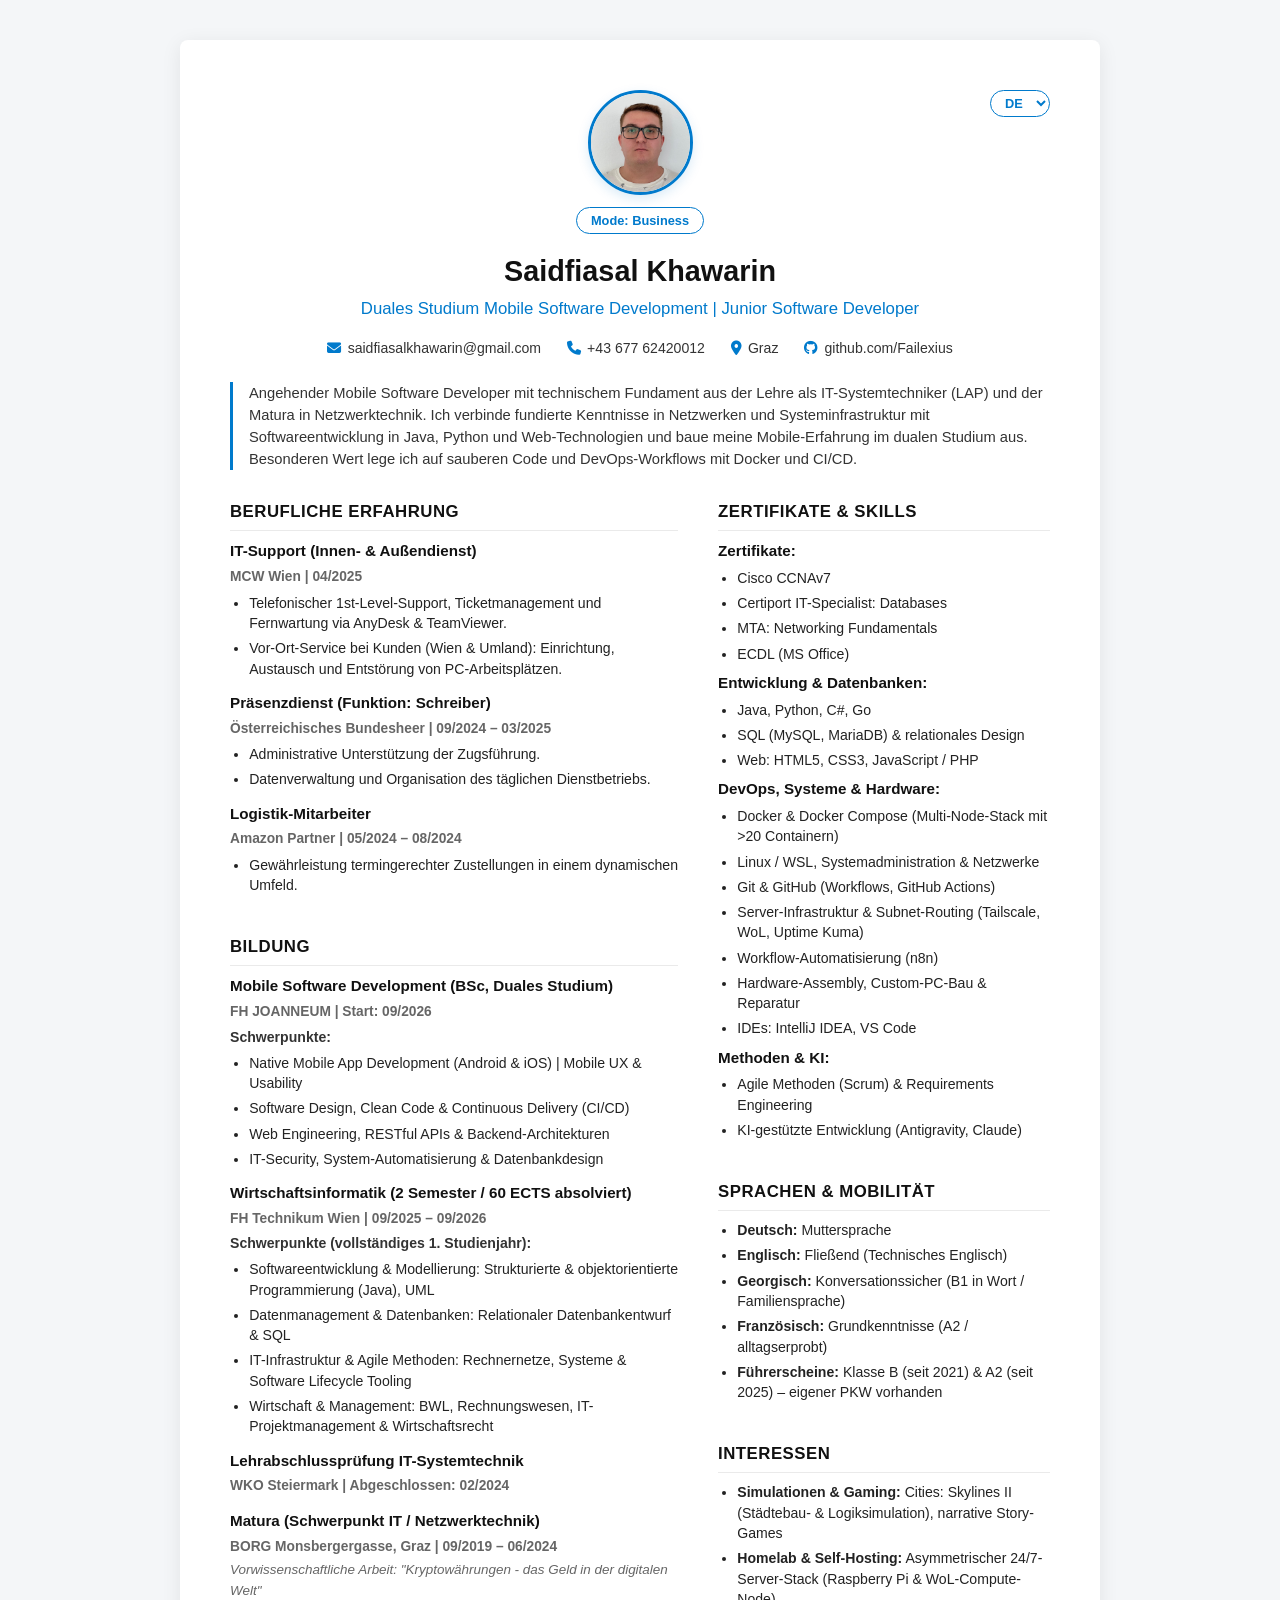
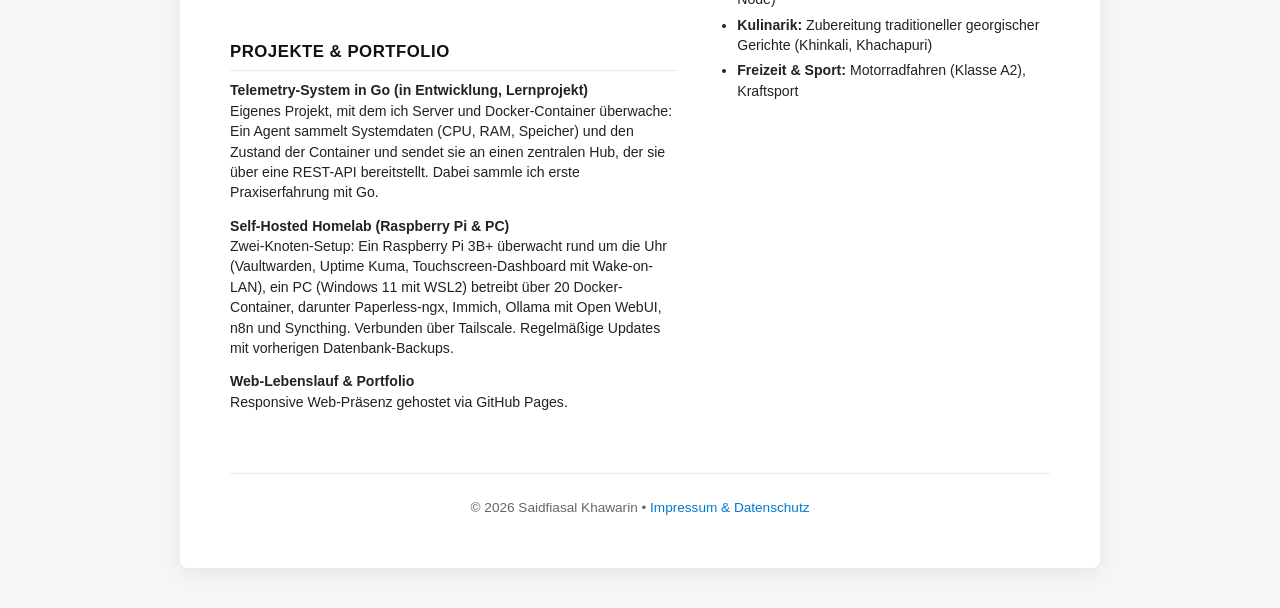
<file: index.html>
<!doctype html>
<html lang="de">

<head>
  <meta charset="UTF-8" />
  <meta name="viewport" content="width=device-width, initial-scale=1.0" />
  <title>Lebenslauf - Saidfiasal Khawarin</title>
  <!-- Google Fonts -->
  <link rel="preconnect" href="https://fonts.googleapis.com">
  <link rel="preconnect" href="https://fonts.gstatic.com" crossorigin>
  <link href="https://fonts.googleapis.com/css2?family=Plus+Jakarta+Sans:wght@300;400;500;600;700;800&display=swap"
    rel="stylesheet">
  <!-- Font Awesome Icons -->
  <link rel="stylesheet" href="https://cdnjs.cloudflare.com/ajax/libs/font-awesome/6.5.1/css/all.min.css" />
  <link rel="stylesheet" href="style.css" />
</head>

<body>
  <div class="cv-container main-container">
    <header class="profile-header">
      <select id="lang-select" class="no-print" aria-label="Sprache / Language">
        <option value="de">DE</option>
        <option value="en">EN</option>
      </select>

      <div class="profile-wrapper">
        <img id="profile-img" src="profilbild_business.jpg" alt="Profilbild Saidfiasal" class="profile-pic" />
        <button id="mode-toggle-btn" onclick="toggleProfileImage()">Mode: Business</button>
      </div>

      <h1>Saidfiasal Khawarin</h1>
      <div class="subtitle" data-i18n="header.subtitle">Duales Studium Mobile Software Development | Junior Software Developer</div>

      <ul class="contact-info contacts-list">
        <li class="contact-item">
          <i class="fa-solid fa-envelope"></i>
          <a href="mailto:saidfiasalkhawarin@gmail.com">saidfiasalkhawarin@gmail.com</a>
        </li>
        <li class="contact-item">
          <i class="fa-solid fa-phone"></i>
          <a href="tel:+4367762420012">+43 677 62420012</a>
        </li>
        <li class="contact-item">
          <i class="fa-solid fa-location-dot"></i> Graz
        </li>
        <li class="contact-item">
          <i class="fa-brands fa-github"></i>
          <a href="https://github.com/Failexius" target="_blank">github.com/Failexius</a>
        </li>
      </ul>

      <p class="profile-summary intro-text" data-i18n="header.summary">
        Angehender Mobile Software Developer mit technischem Fundament aus der Lehre als IT-Systemtechniker (LAP) und
        der Matura in Netzwerktechnik. Ich verbinde fundierte Kenntnisse in Netzwerken und Systeminfrastruktur mit
        Softwareentwicklung in Java, Python und Web-Technologien und baue meine Mobile-Erfahrung im dualen Studium aus.
        Besonderen Wert lege ich auf sauberen Code und DevOps-Workflows mit Docker und CI/CD. </p>
    </header>

    <div class="content-grid">
      <main class="main-column">
        <section>
          <h2 data-i18n="section.experience">Berufliche Erfahrung</h2>

          <article class="job-item">
            <h3 data-i18n="job.mcw.title">IT-Support (Innen- & Außendienst)</h3>
            <p class="meta-info" data-i18n="job.mcw.meta">MCW Wien | 04/2025</p>
            <ul>
              <li data-i18n="job.mcw.li1">Telefonischer 1st-Level-Support, Ticketmanagement und Fernwartung via AnyDesk & TeamViewer.</li>
              <li data-i18n="job.mcw.li2">Vor-Ort-Service bei Kunden (Wien & Umland): Einrichtung, Austausch und Entstörung von PC-Arbeitsplätzen.</li>
            </ul>
          </article>

          <article class="job-item">
            <h3 data-i18n="job.bundesheer.title">Präsenzdienst (Funktion: Schreiber)</h3>
            <p class="meta-info" data-i18n="job.bundesheer.meta">Österreichisches Bundesheer | 09/2024 – 03/2025</p>
            <ul>
              <li data-i18n="job.bundesheer.li1">Administrative Unterstützung der Zugsführung.</li>
              <li data-i18n="job.bundesheer.li2">
                Datenverwaltung und Organisation des täglichen Dienstbetriebs.
              </li>
            </ul>
          </article>

          <article class="job-item">
            <h3 data-i18n="job.amazon.title">Logistik-Mitarbeiter</h3>
            <p class="meta-info">Amazon Partner | 05/2024 – 08/2024</p>
            <ul>
              <li data-i18n="job.amazon.li1">
                Gewährleistung termingerechter Zustellungen in einem
                dynamischen Umfeld.
              </li>
            </ul>
          </article>
        </section>

        <section>
          <h2 data-i18n="section.education">Bildung</h2>
          <article class="edu-item">
            <h3 data-i18n="edu.fhj.title">Mobile Software Development (BSc, Duales Studium)</h3>
            <p class="meta-info">FH JOANNEUM | Start: 09/2026</p>
            <p class="section-subtitle" data-i18n="edu.fhj.subtitle">Schwerpunkte:</p>
            <ul>
              <li>Native Mobile App Development (Android & iOS) | Mobile UX & Usability</li>
              <li>Software Design, Clean Code & Continuous Delivery (CI/CD)</li>
              <li data-i18n="edu.fhj.li3">Web Engineering, RESTful APIs & Backend-Architekturen</li>
              <li data-i18n="edu.fhj.li4">IT-Security, System-Automatisierung & Datenbankdesign</li>
            </ul>
          </article>
          <article class="edu-item">
            <h3 data-i18n="edu.technikum.title">Wirtschaftsinformatik (2 Semester / 60 ECTS absolviert)</h3>
            <p class="meta-info">FH Technikum Wien | 09/2025 – 09/2026</p>
            <p class="section-subtitle" data-i18n="edu.technikum.subtitle">Schwerpunkte (vollständiges 1. Studienjahr):</p>
            <ul>
              <li data-i18n="edu.technikum.li1">Softwareentwicklung & Modellierung: Strukturierte & objektorientierte Programmierung (Java), UML</li>
              <li data-i18n="edu.technikum.li2">Datenmanagement & Datenbanken: Relationaler Datenbankentwurf & SQL</li>
              <li data-i18n="edu.technikum.li3">IT-Infrastruktur & Agile Methoden: Rechnernetze, Systeme & Software Lifecycle Tooling</li>
              <li data-i18n="edu.technikum.li4">Wirtschaft & Management: BWL, Rechnungswesen, IT-Projektmanagement & Wirtschaftsrecht</li>
            </ul>
          </article>
          <article class="edu-item">
            <h3 data-i18n="edu.lap.title">Lehrabschlussprüfung IT-Systemtechnik</h3>
            <p class="meta-info" data-i18n="edu.lap.meta">WKO Steiermark | Abgeschlossen: 02/2024</p>
          </article>
          <article class="edu-item">
            <h3 data-i18n="edu.matura.title">Matura (Schwerpunkt IT / Netzwerktechnik)</h3>
            <p class="meta-info">BORG Monsbergergasse, Graz | 09/2019 – 06/2024</p>
            <p class="vwa-note" data-i18n="edu.matura.vwa">Vorwissenschaftliche Arbeit: "Kryptowährungen - das Geld in der digitalen Welt"</p>
          </article>
        </section>

        <section>
          <h2 data-i18n="section.projects">Projekte & Portfolio</h2>
          <ul class="project-list">
            <li class="project-item" data-i18n="proj.telemetry">
              <strong>Telemetry-System in Go (in Entwicklung, Lernprojekt)</strong><br>
              Eigenes Projekt, mit dem ich Server und Docker-Container überwache: Ein Agent sammelt Systemdaten (CPU,
              RAM, Speicher) und den Zustand der Container und sendet sie an einen zentralen Hub, der sie über eine
              REST-API bereitstellt. Dabei sammle ich erste Praxiserfahrung mit Go.
            </li>
            <li class="project-item" data-i18n="proj.homelab">
              <strong>Self-Hosted Homelab (Raspberry Pi & PC)</strong><br>
              Zwei-Knoten-Setup: Ein Raspberry Pi 3B+ überwacht rund um die Uhr (Vaultwarden, Uptime Kuma,
              Touchscreen-Dashboard mit Wake-on-LAN), ein PC (Windows 11 mit WSL2) betreibt über 20 Docker-Container,
              darunter Paperless-ngx, Immich, Ollama mit Open WebUI, n8n und Syncthing. Verbunden über Tailscale.
              Regelmäßige Updates mit vorherigen Datenbank-Backups.
            </li>
            <li class="project-item" data-i18n="proj.cv">
              <strong>Web-Lebenslauf & Portfolio</strong><br>
              Responsive Web-Präsenz gehostet via GitHub Pages.
            </li>
          </ul>
        </section>
      </main>

      <aside class="sidebar-column">
        <section class="sidebar-section">
          <h2 data-i18n="section.skills">Zertifikate & Skills</h2>

          <div class="sidebar-group">
            <h3 data-i18n="skills.certs">Zertifikate:</h3>
            <ul>
              <li>Cisco CCNAv7</li>
              <li>Certiport IT-Specialist: Databases</li>
              <li>MTA: Networking Fundamentals</li>
              <li>ECDL (MS Office)</li>
            </ul>
          </div>

          <div class="sidebar-group">
            <h3 data-i18n="skills.dev">Entwicklung & Datenbanken:</h3>
            <ul>
              <li>Java, Python, C#, Go</li>
              <li data-i18n="skills.dev.sql">SQL (MySQL, MariaDB) & relationales Design</li>
              <li>Web: HTML5, CSS3, JavaScript / PHP</li>
            </ul>
          </div>

          <div class="sidebar-group">
            <h3 data-i18n="skills.devops">DevOps, Systeme & Hardware:</h3>
            <ul>
              <li data-i18n="skills.devops.docker">Docker & Docker Compose (Multi-Node-Stack mit >20 Containern)</li>
              <li data-i18n="skills.devops.linux">Linux / WSL, Systemadministration & Netzwerke</li>
              <li>Git & GitHub (Workflows, GitHub Actions)</li>
              <li data-i18n="skills.devops.infra">Server-Infrastruktur & Subnet-Routing (Tailscale, WoL, Uptime Kuma)</li>
              <li data-i18n="skills.devops.n8n">Workflow-Automatisierung (n8n)</li>
              <li data-i18n="skills.devops.hardware">Hardware-Assembly, Custom-PC-Bau & Reparatur</li>
              <li>IDEs: IntelliJ IDEA, VS Code</li>
            </ul>
          </div>

          <div class="sidebar-group">
            <h3 data-i18n="skills.methods">Methoden & KI:</h3>
            <ul>
              <li data-i18n="skills.methods.agile">Agile Methoden (Scrum) & Requirements Engineering</li>
              <li data-i18n="skills.methods.ai">KI-gestützte Entwicklung (Antigravity, Claude)</li>
            </ul>
          </div>
        </section>

        <section class="sidebar-section sidebar-group">
          <h2 data-i18n="section.languages">Sprachen & Mobilität</h2>
          <ul>
            <li data-i18n="lang.de"><strong>Deutsch:</strong> Muttersprache</li>
            <li data-i18n="lang.en"><strong>Englisch:</strong> Fließend (Technisches Englisch)</li>
            <li data-i18n="lang.ka"><strong>Georgisch:</strong> Konversationssicher (B1 in Wort / Familiensprache)</li>
            <li data-i18n="lang.fr"><strong>Französisch:</strong> Grundkenntnisse (A2 / alltagserprobt)</li>
            <li data-i18n="lang.license"><strong>Führerscheine:</strong> Klasse B (seit 2021) & A2 (seit 2025) – eigener PKW vorhanden</li>
          </ul>
        </section>

        <section class="sidebar-section sidebar-group">
          <h2 data-i18n="section.interests">Interessen</h2>
          <ul>
            <li data-i18n="interest.gaming"><strong>Simulationen & Gaming:</strong> Cities: Skylines II (Städtebau- & Logiksimulation), narrative Story-Games</li>
            <li data-i18n="interest.homelab"><strong>Homelab & Self-Hosting:</strong> Asymmetrischer 24/7-Server-Stack (Raspberry Pi & WoL-Compute-Node)</li>
            <li data-i18n="interest.food"><strong>Kulinarik:</strong> Zubereitung traditioneller georgischer Gerichte (Khinkali, Khachapuri)</li>
            <li data-i18n="interest.sport"><strong>Freizeit & Sport:</strong> Motorradfahren (Klasse A2), Kraftsport</li>
          </ul>
        </section>
      </aside>
    </div>

    <footer class="cv-footer no-print">
      <p>© 2026 Saidfiasal Khawarin • <a href="legal.html" data-i18n="footer.legal">Impressum &amp; Datenschutz</a></p>
    </footer>
  </div>

  <script src="translations.js"></script>
  <script src="script.js"></script>
</body>

</html>
</file>
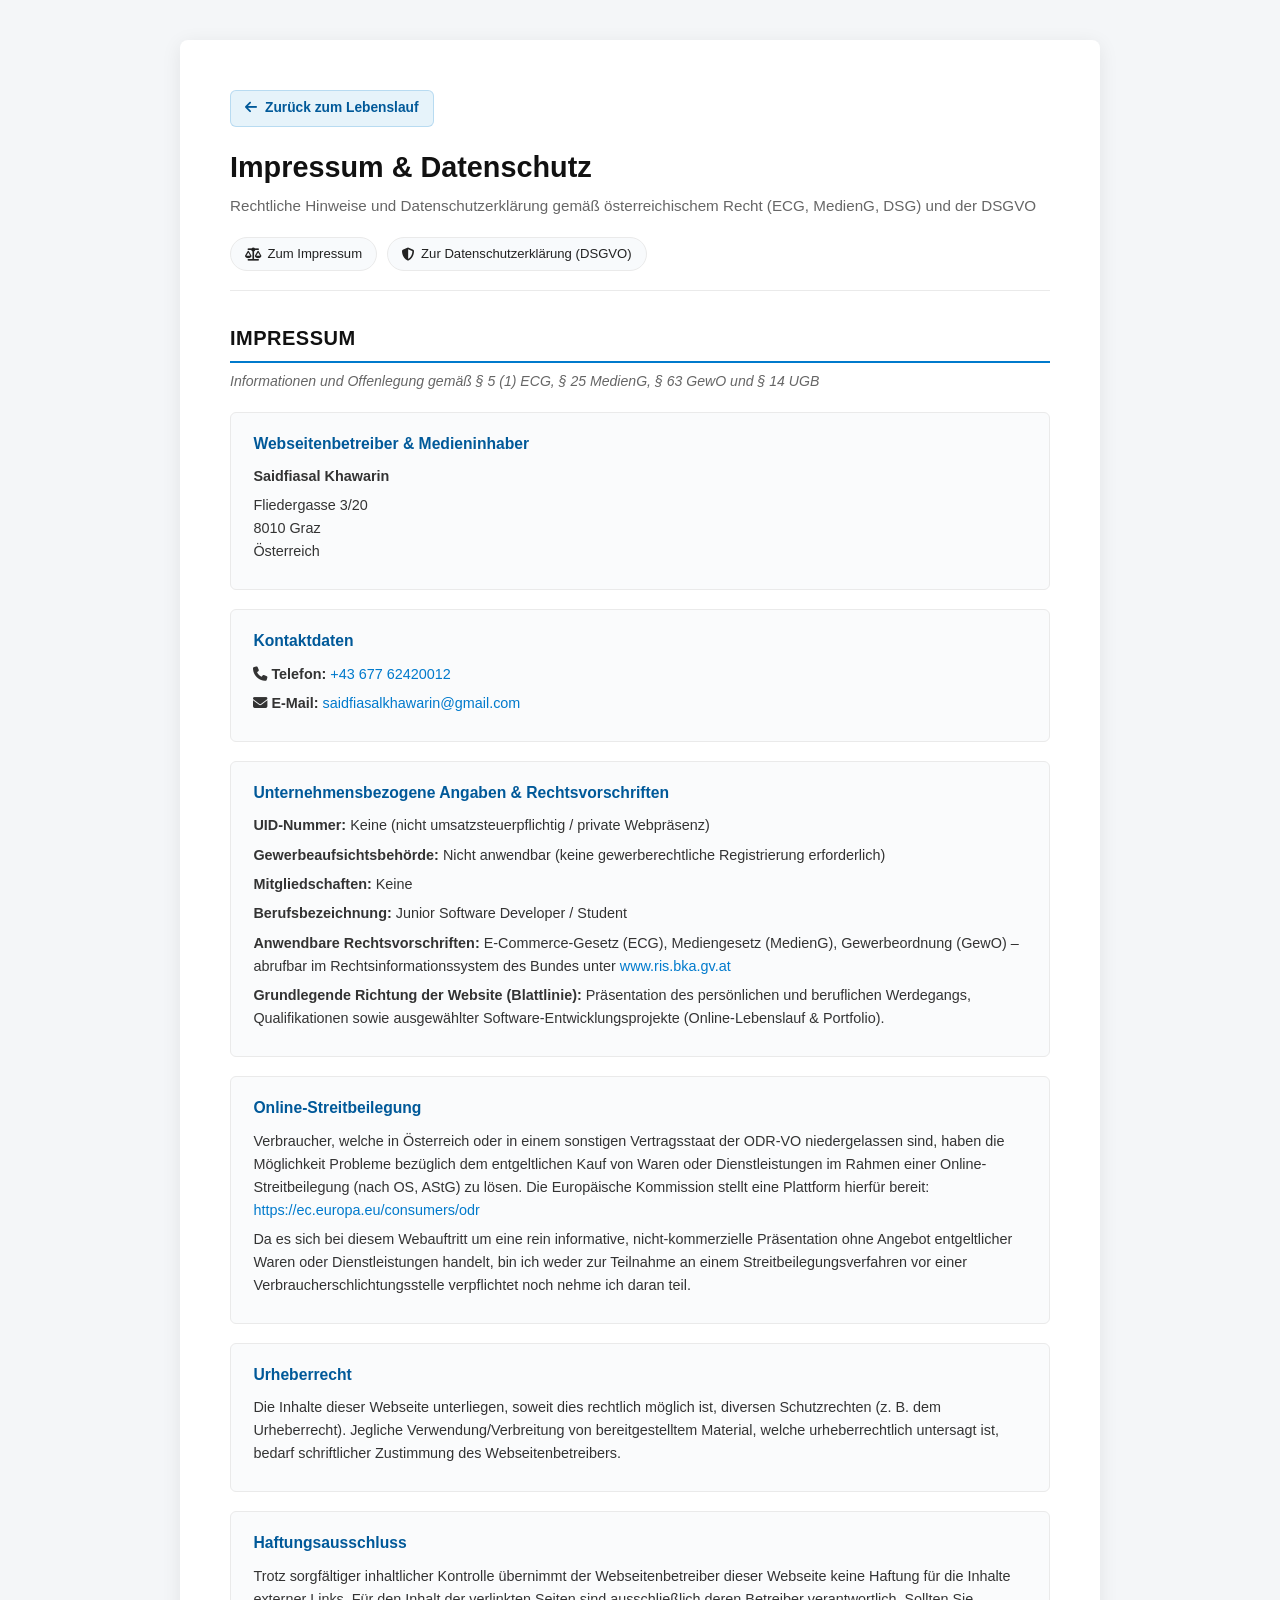
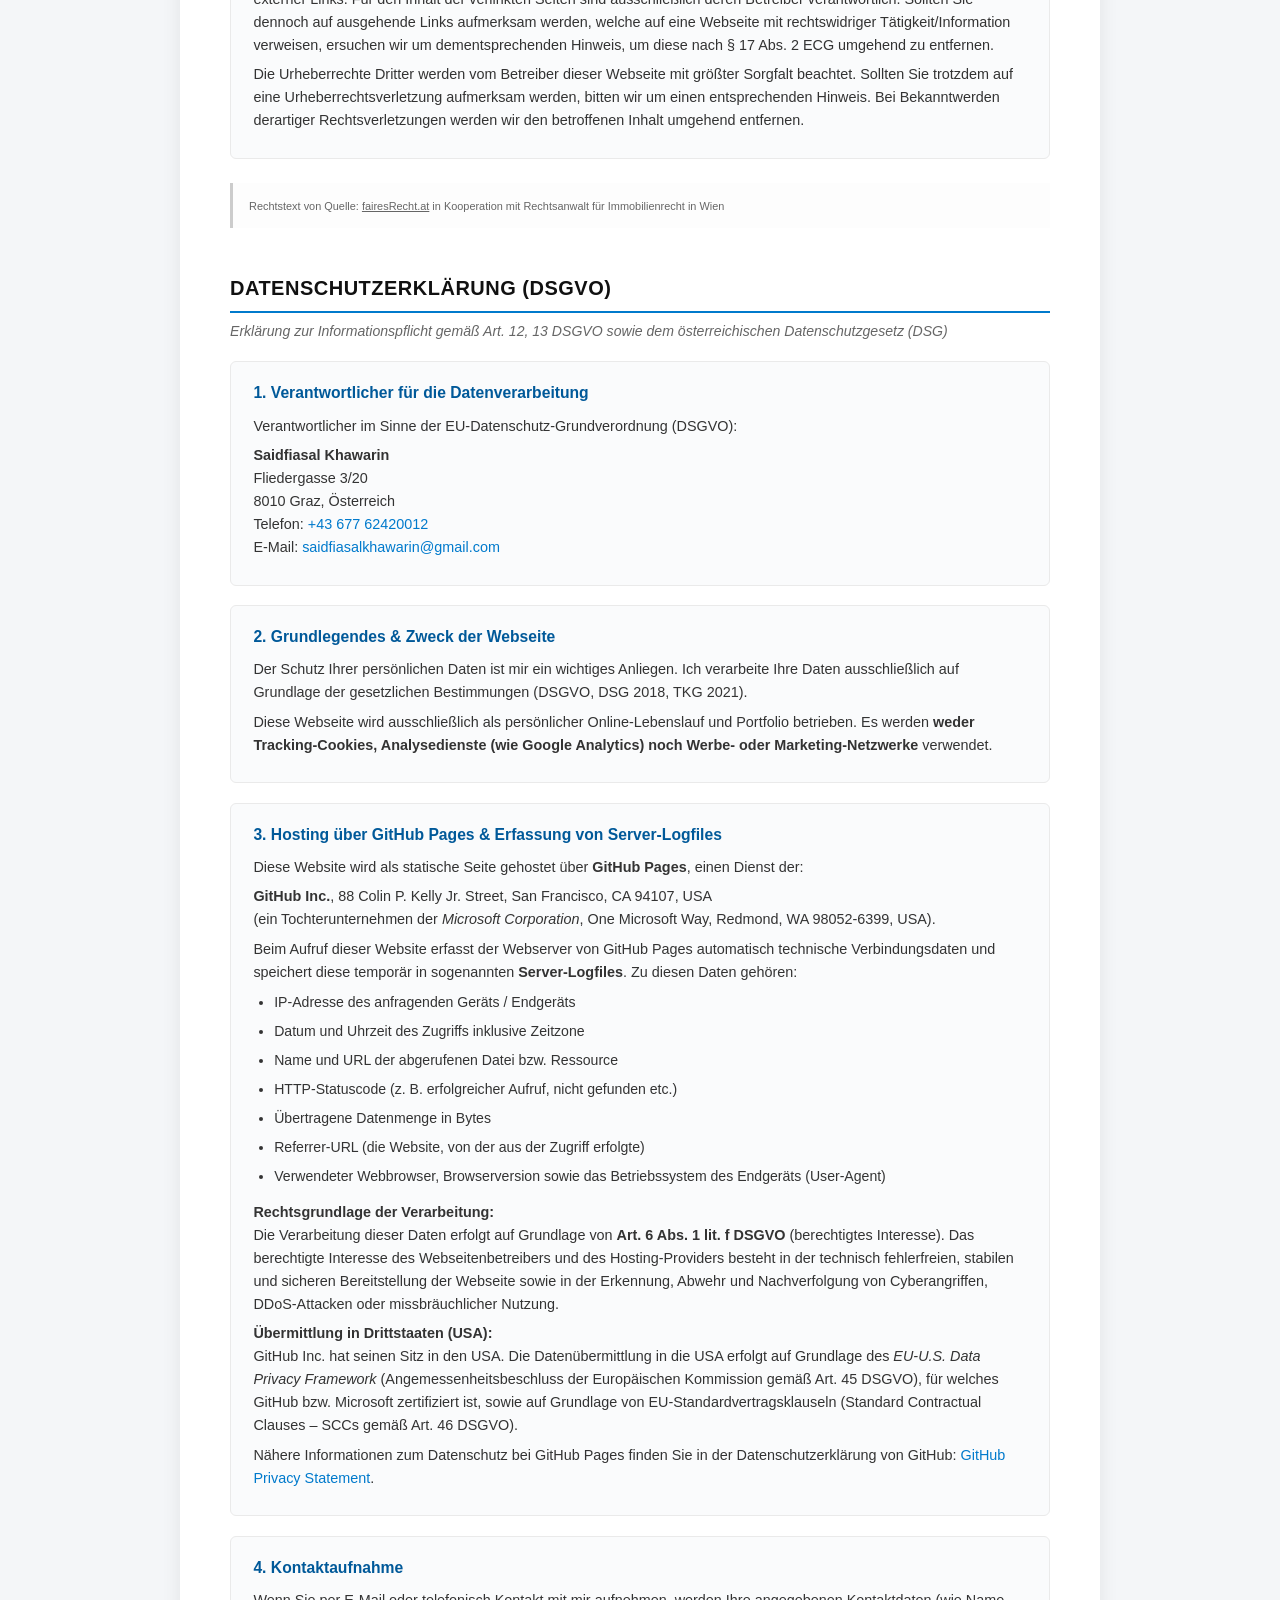
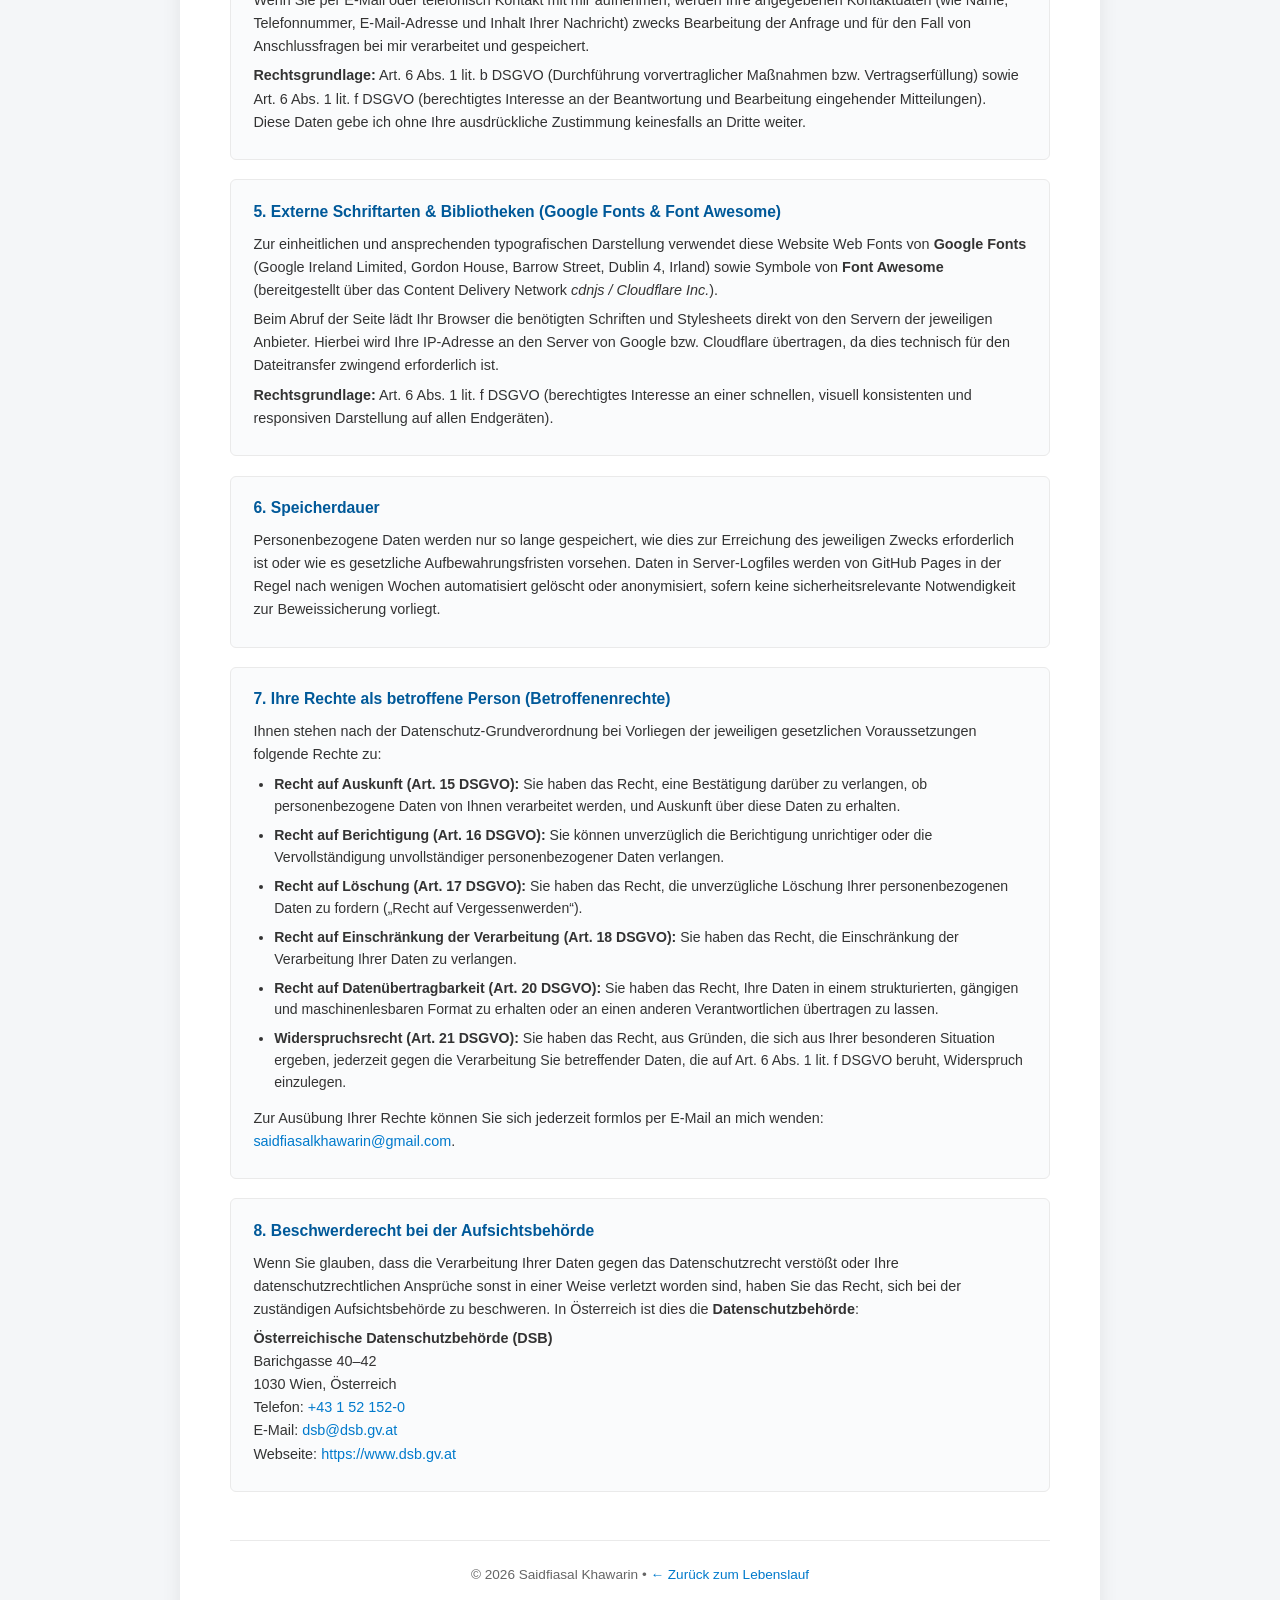
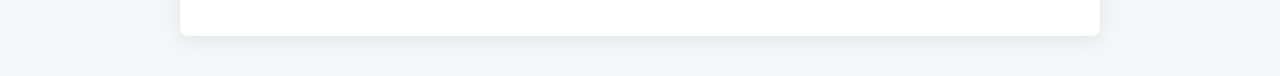
<file: legal.html>
<!doctype html>
<html lang="de">

<head>
  <meta charset="UTF-8" />
  <meta name="viewport" content="width=device-width, initial-scale=1.0" />
  <title>Impressum &amp; Datenschutz - Saidfiasal Khawarin</title>
  <!-- Google Fonts -->
  <link rel="preconnect" href="https://fonts.googleapis.com">
  <link rel="preconnect" href="https://fonts.gstatic.com" crossorigin>
  <link href="https://fonts.googleapis.com/css2?family=Plus+Jakarta+Sans:wght@300;400;500;600;700;800&display=swap"
    rel="stylesheet">
  <!-- Font Awesome Icons -->
  <link rel="stylesheet" href="https://cdnjs.cloudflare.com/ajax/libs/font-awesome/6.5.1/css/all.min.css" />
  <link rel="stylesheet" href="style.css" />
</head>

<body>
  <div class="cv-container main-container">
    <nav class="legal-nav no-print">
      <a href="index.html" class="back-button">
        <i class="fa-solid fa-arrow-left"></i> Zurück zum Lebenslauf
      </a>
    </nav>

    <header class="legal-header">
      <h1>Impressum &amp; Datenschutz</h1>
      <p class="subtitle">Rechtliche Hinweise und Datenschutzerklärung gemäß österreichischem Recht (ECG, MedienG, DSG) und der DSGVO</p>
      
      <div class="jump-links no-print">
        <a href="#impressum" class="jump-link"><i class="fa-solid fa-scale-balanced"></i> Zum Impressum</a>
        <a href="#datenschutz" class="jump-link"><i class="fa-solid fa-shield-halved"></i> Zur Datenschutzerklärung (DSGVO)</a>
      </div>
    </header>

    <main class="legal-content">
      <!-- ==================== IMPRESSUM ==================== -->
      <section id="impressum" class="legal-section">
        <h2>Impressum</h2>
        <p class="legal-subtitle">Informationen und Offenlegung gemäß § 5 (1) ECG, § 25 MedienG, § 63 GewO und § 14 UGB</p>

        <div class="legal-block">
          <h3>Webseitenbetreiber &amp; Medieninhaber</h3>
          <p><strong>Saidfiasal Khawarin</strong></p>
          <p>Fliedergasse 3/20<br>8010 Graz<br>Österreich</p>
        </div>

        <div class="legal-block">
          <h3>Kontaktdaten</h3>
          <p>
            <i class="fa-solid fa-phone"></i> <strong>Telefon:</strong> 
            <a href="tel:+4367762420012">+43 677 62420012</a>
          </p>
          <p>
            <i class="fa-solid fa-envelope"></i> <strong>E-Mail:</strong> 
            <a href="mailto:saidfiasalkhawarin@gmail.com">saidfiasalkhawarin@gmail.com</a>
          </p>
        </div>

        <div class="legal-block">
          <h3>Unternehmensbezogene Angaben &amp; Rechtsvorschriften</h3>
          <p><strong>UID-Nummer:</strong> Keine (nicht umsatzsteuerpflichtig / private Webpräsenz)</p>
          <p><strong>Gewerbeaufsichtsbehörde:</strong> Nicht anwendbar (keine gewerberechtliche Registrierung erforderlich)</p>
          <p><strong>Mitgliedschaften:</strong> Keine</p>
          <p><strong>Berufsbezeichnung:</strong> Junior Software Developer / Student</p>
          <p>
            <strong>Anwendbare Rechtsvorschriften:</strong> E-Commerce-Gesetz (ECG), Mediengesetz (MedienG), Gewerbeordnung (GewO) – abrufbar im Rechtsinformationssystem des Bundes unter 
            <a href="https://www.ris.bka.gv.at" target="_blank" rel="noopener noreferrer">www.ris.bka.gv.at</a>
          </p>
          <p><strong>Grundlegende Richtung der Website (Blattlinie):</strong> Präsentation des persönlichen und beruflichen Werdegangs, Qualifikationen sowie ausgewählter Software-Entwicklungsprojekte (Online-Lebenslauf &amp; Portfolio).</p>
        </div>

        <div class="legal-block">
          <h3>Online-Streitbeilegung</h3>
          <p>
            Verbraucher, welche in Österreich oder in einem sonstigen Vertragsstaat der ODR-VO niedergelassen sind, haben die Möglichkeit Probleme bezüglich dem entgeltlichen Kauf von Waren oder Dienstleistungen im Rahmen einer Online-Streitbeilegung (nach OS, AStG) zu lösen. Die Europäische Kommission stellt eine Plattform hierfür bereit: 
            <a href="https://ec.europa.eu/consumers/odr" target="_blank" rel="noopener noreferrer">https://ec.europa.eu/consumers/odr</a>
          </p>
          <p>
            Da es sich bei diesem Webauftritt um eine rein informative, nicht-kommerzielle Präsentation ohne Angebot entgeltlicher Waren oder Dienstleistungen handelt, bin ich weder zur Teilnahme an einem Streitbeilegungsverfahren vor einer Verbraucherschlichtungsstelle verpflichtet noch nehme ich daran teil.
          </p>
        </div>

        <div class="legal-block">
          <h3>Urheberrecht</h3>
          <p>
            Die Inhalte dieser Webseite unterliegen, soweit dies rechtlich möglich ist, diversen Schutzrechten (z.&nbsp;B. dem Urheberrecht). Jegliche Verwendung/Verbreitung von bereitgestelltem Material, welche urheberrechtlich untersagt ist, bedarf schriftlicher Zustimmung des Webseitenbetreibers.
          </p>
        </div>

        <div class="legal-block">
          <h3>Haftungsausschluss</h3>
          <p>
            Trotz sorgfältiger inhaltlicher Kontrolle übernimmt der Webseitenbetreiber dieser Webseite keine Haftung für die Inhalte externer Links. Für den Inhalt der verlinkten Seiten sind ausschließlich deren Betreiber verantwortlich. Sollten Sie dennoch auf ausgehende Links aufmerksam werden, welche auf eine Webseite mit rechtswidriger Tätigkeit/Information verweisen, ersuchen wir um dementsprechenden Hinweis, um diese nach § 17 Abs. 2 ECG umgehend zu entfernen.
          </p>
          <p>
            Die Urheberrechte Dritter werden vom Betreiber dieser Webseite mit größter Sorgfalt beachtet. Sollten Sie trotzdem auf eine Urheberrechtsverletzung aufmerksam werden, bitten wir um einen entsprechenden Hinweis. Bei Bekanntwerden derartiger Rechtsverletzungen werden wir den betroffenen Inhalt umgehend entfernen.
          </p>
        </div>

        <div class="legal-source">
          <small>Rechtstext von Quelle: <a href="https://fairesrecht.at" target="_blank" rel="noopener noreferrer">fairesRecht.at</a> in Kooperation mit Rechtsanwalt für Immobilienrecht in Wien</small>
        </div>
      </section>

      <!-- ==================== DATENSCHUTZERKLÄRUNG ==================== -->
      <section id="datenschutz" class="legal-section">
        <h2>Datenschutzerklärung (DSGVO)</h2>
        <p class="legal-subtitle">Erklärung zur Informationspflicht gemäß Art. 12, 13 DSGVO sowie dem österreichischen Datenschutzgesetz (DSG)</p>

        <div class="legal-block">
          <h3>1. Verantwortlicher für die Datenverarbeitung</h3>
          <p>Verantwortlicher im Sinne der EU-Datenschutz-Grundverordnung (DSGVO):</p>
          <p>
            <strong>Saidfiasal Khawarin</strong><br>
            Fliedergasse 3/20<br>
            8010 Graz, Österreich<br>
            Telefon: <a href="tel:+4367762420012">+43 677 62420012</a><br>
            E-Mail: <a href="mailto:saidfiasalkhawarin@gmail.com">saidfiasalkhawarin@gmail.com</a>
          </p>
        </div>

        <div class="legal-block">
          <h3>2. Grundlegendes &amp; Zweck der Webseite</h3>
          <p>
            Der Schutz Ihrer persönlichen Daten ist mir ein wichtiges Anliegen. Ich verarbeite Ihre Daten ausschließlich auf Grundlage der gesetzlichen Bestimmungen (DSGVO, DSG 2018, TKG 2021).
          </p>
          <p>
            Diese Webseite wird ausschließlich als persönlicher Online-Lebenslauf und Portfolio betrieben. Es werden <strong>weder Tracking-Cookies, Analysedienste (wie Google Analytics) noch Werbe- oder Marketing-Netzwerke</strong> verwendet.
          </p>
        </div>

        <div class="legal-block">
          <h3>3. Hosting über GitHub Pages &amp; Erfassung von Server-Logfiles</h3>
          <p>
            Diese Website wird als statische Seite gehostet über <strong>GitHub Pages</strong>, einen Dienst der:
          </p>
          <p>
            <strong>GitHub Inc.</strong>, 88 Colin P. Kelly Jr. Street, San Francisco, CA 94107, USA<br>
            (ein Tochterunternehmen der <em>Microsoft Corporation</em>, One Microsoft Way, Redmond, WA 98052-6399, USA).
          </p>
          
          <p>
            Beim Aufruf dieser Website erfasst der Webserver von GitHub Pages automatisch technische Verbindungsdaten und speichert diese temporär in sogenannten <strong>Server-Logfiles</strong>. Zu diesen Daten gehören:
          </p>
          <ul>
            <li>IP-Adresse des anfragenden Geräts / Endgeräts</li>
            <li>Datum und Uhrzeit des Zugriffs inklusive Zeitzone</li>
            <li>Name und URL der abgerufenen Datei bzw. Ressource</li>
            <li>HTTP-Statuscode (z.&nbsp;B. erfolgreicher Aufruf, nicht gefunden etc.)</li>
            <li>Übertragene Datenmenge in Bytes</li>
            <li>Referrer-URL (die Website, von der aus der Zugriff erfolgte)</li>
            <li>Verwendeter Webbrowser, Browserversion sowie das Betriebssystem des Endgeräts (User-Agent)</li>
          </ul>

          <p>
            <strong>Rechtsgrundlage der Verarbeitung:</strong><br>
            Die Verarbeitung dieser Daten erfolgt auf Grundlage von <strong>Art. 6 Abs. 1 lit. f DSGVO</strong> (berechtigtes Interesse). Das berechtigte Interesse des Webseitenbetreibers und des Hosting-Providers besteht in der technisch fehlerfreien, stabilen und sicheren Bereitstellung der Webseite sowie in der Erkennung, Abwehr und Nachverfolgung von Cyberangriffen, DDoS-Attacken oder missbräuchlicher Nutzung.
          </p>

          <p>
            <strong>Übermittlung in Drittstaaten (USA):</strong><br>
            GitHub Inc. hat seinen Sitz in den USA. Die Datenübermittlung in die USA erfolgt auf Grundlage des <em>EU-U.S. Data Privacy Framework</em> (Angemessenheitsbeschluss der Europäischen Kommission gemäß Art. 45 DSGVO), für welches GitHub bzw. Microsoft zertifiziert ist, sowie auf Grundlage von EU-Standardvertragsklauseln (Standard Contractual Clauses – SCCs gemäß Art. 46 DSGVO).
          </p>

          <p>
            Nähere Informationen zum Datenschutz bei GitHub Pages finden Sie in der Datenschutzerklärung von GitHub: 
            <a href="https://docs.github.com/en/site-policy/privacy-policies/github-privacy-statement" target="_blank" rel="noopener noreferrer">GitHub Privacy Statement</a>.
          </p>
        </div>

        <div class="legal-block">
          <h3>4. Kontaktaufnahme</h3>
          <p>
            Wenn Sie per E-Mail oder telefonisch Kontakt mit mir aufnehmen, werden Ihre angegebenen Kontaktdaten (wie Name, Telefonnummer, E-Mail-Adresse und Inhalt Ihrer Nachricht) zwecks Bearbeitung der Anfrage und für den Fall von Anschlussfragen bei mir verarbeitet und gespeichert.
          </p>
          <p>
            <strong>Rechtsgrundlage:</strong> Art. 6 Abs. 1 lit. b DSGVO (Durchführung vorvertraglicher Maßnahmen bzw. Vertragserfüllung) sowie Art. 6 Abs. 1 lit. f DSGVO (berechtigtes Interesse an der Beantwortung und Bearbeitung eingehender Mitteilungen). Diese Daten gebe ich ohne Ihre ausdrückliche Zustimmung keinesfalls an Dritte weiter.
          </p>
        </div>

        <div class="legal-block">
          <h3>5. Externe Schriftarten &amp; Bibliotheken (Google Fonts &amp; Font Awesome)</h3>
          <p>
            Zur einheitlichen und ansprechenden typografischen Darstellung verwendet diese Website Web Fonts von <strong>Google Fonts</strong> (Google Ireland Limited, Gordon House, Barrow Street, Dublin 4, Irland) sowie Symbole von <strong>Font Awesome</strong> (bereitgestellt über das Content Delivery Network <em>cdnjs / Cloudflare Inc.</em>).
          </p>
          <p>
            Beim Abruf der Seite lädt Ihr Browser die benötigten Schriften und Stylesheets direkt von den Servern der jeweiligen Anbieter. Hierbei wird Ihre IP-Adresse an den Server von Google bzw. Cloudflare übertragen, da dies technisch für den Dateitransfer zwingend erforderlich ist.
          </p>
          <p>
            <strong>Rechtsgrundlage:</strong> Art. 6 Abs. 1 lit. f DSGVO (berechtigtes Interesse an einer schnellen, visuell konsistenten und responsiven Darstellung auf allen Endgeräten).
          </p>
        </div>

        <div class="legal-block">
          <h3>6. Speicherdauer</h3>
          <p>
            Personenbezogene Daten werden nur so lange gespeichert, wie dies zur Erreichung des jeweiligen Zwecks erforderlich ist oder wie es gesetzliche Aufbewahrungsfristen vorsehen. Daten in Server-Logfiles werden von GitHub Pages in der Regel nach wenigen Wochen automatisiert gelöscht oder anonymisiert, sofern keine sicherheitsrelevante Notwendigkeit zur Beweissicherung vorliegt.
          </p>
        </div>

        <div class="legal-block">
          <h3>7. Ihre Rechte als betroffene Person (Betroffenenrechte)</h3>
          <p>
            Ihnen stehen nach der Datenschutz-Grundverordnung bei Vorliegen der jeweiligen gesetzlichen Voraussetzungen folgende Rechte zu:
          </p>
          <ul>
            <li><strong>Recht auf Auskunft (Art. 15 DSGVO):</strong> Sie haben das Recht, eine Bestätigung darüber zu verlangen, ob personenbezogene Daten von Ihnen verarbeitet werden, und Auskunft über diese Daten zu erhalten.</li>
            <li><strong>Recht auf Berichtigung (Art. 16 DSGVO):</strong> Sie können unverzüglich die Berichtigung unrichtiger oder die Vervollständigung unvollständiger personenbezogener Daten verlangen.</li>
            <li><strong>Recht auf Löschung (Art. 17 DSGVO):</strong> Sie haben das Recht, die unverzügliche Löschung Ihrer personenbezogenen Daten zu fordern („Recht auf Vergessenwerden“).</li>
            <li><strong>Recht auf Einschränkung der Verarbeitung (Art. 18 DSGVO):</strong> Sie haben das Recht, die Einschränkung der Verarbeitung Ihrer Daten zu verlangen.</li>
            <li><strong>Recht auf Datenübertragbarkeit (Art. 20 DSGVO):</strong> Sie haben das Recht, Ihre Daten in einem strukturierten, gängigen und maschinenlesbaren Format zu erhalten oder an einen anderen Verantwortlichen übertragen zu lassen.</li>
            <li><strong>Widerspruchsrecht (Art. 21 DSGVO):</strong> Sie haben das Recht, aus Gründen, die sich aus Ihrer besonderen Situation ergeben, jederzeit gegen die Verarbeitung Sie betreffender Daten, die auf Art. 6 Abs. 1 lit. f DSGVO beruht, Widerspruch einzulegen.</li>
          </ul>
          <p>
            Zur Ausübung Ihrer Rechte können Sie sich jederzeit formlos per E-Mail an mich wenden: 
            <a href="mailto:saidfiasalkhawarin@gmail.com">saidfiasalkhawarin@gmail.com</a>.
          </p>
        </div>

        <div class="legal-block">
          <h3>8. Beschwerderecht bei der Aufsichtsbehörde</h3>
          <p>
            Wenn Sie glauben, dass die Verarbeitung Ihrer Daten gegen das Datenschutzrecht verstößt oder Ihre datenschutzrechtlichen Ansprüche sonst in einer Weise verletzt worden sind, haben Sie das Recht, sich bei der zuständigen Aufsichtsbehörde zu beschweren. In Österreich ist dies die <strong>Datenschutzbehörde</strong>:
          </p>
          <p>
            <strong>Österreichische Datenschutzbehörde (DSB)</strong><br>
            Barichgasse 40–42<br>
            1030 Wien, Österreich<br>
            Telefon: <a href="tel:+431521520">+43 1 52 152-0</a><br>
            E-Mail: <a href="mailto:dsb@dsb.gv.at">dsb@dsb.gv.at</a><br>
            Webseite: <a href="https://www.dsb.gv.at" target="_blank" rel="noopener noreferrer">https://www.dsb.gv.at</a>
          </p>
        </div>
      </section>
    </main>

    <footer class="cv-footer no-print">
      <p>© 2026 Saidfiasal Khawarin • <a href="index.html">← Zurück zum Lebenslauf</a></p>
    </footer>
  </div>
</body>

</html>
</file>
<file: style.css>
:root {
    --primary-color: #007acc;
    --primary-dark: #005999;
    --primary-light: #e6f3fa;
    --text-color: #222222;
    --text-muted: #666666;
    --bg-page: #f4f6f8;
    --bg-card: #ffffff;
    --border-color: #eaeaea;
}

* {
    box-sizing: border-box;
}

body {
    margin: 0;
    padding: 0;
    background-color: var(--bg-page);
    font-family: -apple-system, BlinkMacSystemFont, "Segoe UI", Roboto, Helvetica, Arial, sans-serif;
    color: var(--text-color);
    line-height: 1.5;
}

.cv-container, .resume-container, .container, .main-container {
    max-width: 920px;
    margin: 40px auto;
    padding: 50px; /* Mindestens 50px Innenabstand zu allen Seiten */
    background: #ffffff;
    box-shadow: 0 4px 20px rgba(0, 0, 0, 0.08);
    border-radius: 8px;
    box-sizing: border-box;
}

/* Header Optimization (Kompakt & ausgewogen) */
.profile-header {
    text-align: center;
    margin-bottom: 1.5rem;
    position: relative;
}

.profile-header h1 {
    font-size: 1.8rem;
    margin: 0.4rem 0 0.2rem 0;
    color: #111111;
    font-weight: 800;
}

.profile-header .subtitle {
    font-size: 1.05rem;
    color: var(--primary-color);
    font-weight: 500;
    margin-bottom: 1rem;
}

/* Profile Wrapper & Mode Toggle */
.profile-wrapper {
    display: flex;
    flex-direction: column;
    align-items: center;
    justify-content: center;
    margin-bottom: 0.5rem;
}

#profile-img, .profile-pic {
    width: 105px;
    height: 105px;
    border-radius: 50%;
    object-fit: cover;
    border: 3px solid var(--primary-color);
    margin-bottom: 0.5rem;
    box-shadow: 0 4px 12px rgba(0, 122, 204, 0.15);
    transition: transform 0.3s ease;
}

#profile-img:hover {
    transform: scale(1.03);
}

#mode-toggle-btn {
    margin-top: 4px;
    margin-bottom: 8px;
    padding: 5px 14px;
    background-color: #ffffff;
    color: var(--primary-color);
    border: 1.5px solid var(--primary-color);
    border-radius: 20px;
    font-family: inherit;
    font-size: 0.8rem;
    font-weight: 600;
    cursor: pointer;
    transition: all 0.2s ease;
}

#mode-toggle-btn:hover {
    background-color: var(--primary-color);
    color: #ffffff;
}

#lang-select {
    position: absolute;
    top: 0;
    right: 0;
    padding: 4px 10px;
    background-color: #ffffff;
    color: var(--primary-color);
    border: 1.5px solid var(--primary-color);
    border-radius: 20px;
    font-family: inherit;
    font-size: 0.8rem;
    font-weight: 600;
    cursor: pointer;
}

/* Kontaktdaten kompakt nebeneinander */
.contact-info, .contacts-list {
    display: flex;
    flex-wrap: wrap;
    justify-content: center;
    align-items: center;
    gap: 0.8rem 1.6rem;
    margin: 0.8rem 0;
    font-size: 0.9rem;
    list-style: none;
    padding: 0;
}

.contact-item {
    display: inline-flex;
    align-items: center;
    gap: 0.4rem;
    color: #333333;
}

.contact-item i {
    color: var(--primary-color);
}

.contact-item a {
    color: inherit;
    text-decoration: none;
    transition: color 0.2s ease;
}

.contact-item a:hover {
    color: var(--primary-color);
    text-decoration: underline;
}

/* Profiltext */
.profile-summary, .intro-text {
    font-size: 0.92rem;
    line-height: 1.5;
    color: #333333;
    border-left: 3px solid var(--primary-color);
    padding-left: 1rem;
    margin: 1.2rem 0 1.8rem 0;
    text-align: left;
}

/* 2-Spalten Layout (Luftig & harmonisch) */
.content-grid {
    display: grid;
    grid-template-columns: 1.35fr 1fr;
    gap: 2.5rem;
    align-items: start;
}

.main-column, .sidebar-column {
    display: flex;
    flex-direction: column;
    gap: 1.6rem;
}

h2 {
    font-size: 1.05rem;
    font-weight: 700;
    text-transform: uppercase;
    letter-spacing: 0.5px;
    color: #111111;
    border-bottom: 1.5px solid #eaeaea;
    padding-bottom: 0.35rem;
    margin-bottom: 0.6rem;
    margin-top: 0;
}

h3 {
    font-size: 0.95rem;
    margin-top: 0.5rem;
    margin-bottom: 0.25rem;
    color: #111111;
}

article {
    margin-bottom: 0.8rem;
}

p {
    margin: 3px 0;
}

.meta-info {
    color: var(--text-muted);
    font-weight: 600;
    font-size: 0.86rem;
}

.section-subtitle {
    font-weight: 600;
    margin-top: 4px;
    font-size: 0.88rem;
    color: #333333;
}

.vwa-note {
    font-style: italic;
    color: var(--text-muted);
    font-size: 0.84rem;
    margin-top: 3px;
}

ul {
    padding-left: 1.2rem;
    margin: 0.3rem 0;
}

li {
    font-size: 0.88rem;
    line-height: 1.45;
    margin-bottom: 0.3rem;
}

.sidebar-column section {
    margin-bottom: 0.5rem;
}

.project-list {
    list-style-type: none;
    padding-left: 0 !important;
}

.project-item {
    margin-bottom: 0.8rem;
}

/* Footer */
.cv-footer {
    margin-top: 3rem;
    padding-top: 1.5rem;
    border-top: 1px solid var(--border-color);
    text-align: center;
    font-size: 0.85rem;
    color: var(--text-muted);
}

.cv-footer p {
    margin: 0;
}

.cv-footer a {
    color: var(--primary-color);
    text-decoration: none;
    font-weight: 500;
    transition: color 0.2s ease;
}

.cv-footer a:hover {
    color: var(--primary-dark);
    text-decoration: underline;
}

/* Legal Page Styles */
.legal-nav {
    margin-bottom: 1.2rem;
}

.back-button {
    display: inline-flex;
    align-items: center;
    gap: 0.5rem;
    padding: 7px 14px;
    background-color: var(--primary-light);
    color: var(--primary-dark);
    text-decoration: none;
    font-size: 0.86rem;
    font-weight: 600;
    border-radius: 6px;
    border: 1px solid rgba(0, 122, 204, 0.2);
    transition: all 0.2s ease;
}

.back-button:hover {
    background-color: var(--primary-color);
    color: #ffffff;
    border-color: var(--primary-color);
    text-decoration: none;
}

.legal-header {
    margin-bottom: 2rem;
    border-bottom: 1.5px solid var(--border-color);
    padding-bottom: 1.2rem;
}

.legal-header h1 {
    font-size: 1.8rem;
    margin: 0.2rem 0;
    color: #111111;
    font-weight: 800;
}

.legal-header .subtitle {
    color: var(--text-muted);
    font-size: 0.95rem;
    margin: 0.4rem 0 0 0;
    line-height: 1.5;
}

.jump-links {
    display: flex;
    flex-wrap: wrap;
    gap: 0.6rem;
    margin-top: 1.2rem;
}

.jump-link {
    display: inline-flex;
    align-items: center;
    gap: 0.4rem;
    padding: 6px 14px;
    background: #f8fafc;
    border: 1px solid var(--border-color);
    border-radius: 20px;
    font-size: 0.82rem;
    color: var(--text-color);
    text-decoration: none;
    font-weight: 500;
    transition: all 0.2s ease;
}

.jump-link:hover {
    background: var(--primary-light);
    color: var(--primary-dark);
    border-color: var(--primary-color);
    text-decoration: none;
}

.legal-section {
    margin-bottom: 2.8rem;
}

.legal-section h2 {
    font-size: 1.25rem;
    color: #111111;
    border-bottom: 2px solid var(--primary-color);
    padding-bottom: 0.5rem;
    margin-bottom: 0.5rem;
    margin-top: 1.8rem;
}

.legal-subtitle {
    font-size: 0.88rem;
    color: var(--text-muted);
    font-style: italic;
    margin-bottom: 1.2rem;
}

.legal-block {
    margin-bottom: 1.2rem;
    background-color: #fafbfc;
    border: 1px solid var(--border-color);
    border-radius: 6px;
    padding: 1.2rem 1.4rem;
}

.legal-block h3 {
    margin-top: 0;
    margin-bottom: 0.6rem;
    font-size: 0.98rem;
    color: var(--primary-dark);
}

.legal-block p {
    font-size: 0.9rem;
    line-height: 1.6;
    margin: 0.4rem 0;
    color: #333333;
}

.legal-block ul {
    margin: 0.5rem 0 0.8rem 0;
    padding-left: 1.3rem;
}

.legal-block li {
    font-size: 0.88rem;
    line-height: 1.55;
    margin-bottom: 0.45rem;
    color: #333333;
}

.legal-block a {
    color: var(--primary-color);
    text-decoration: none;
    word-break: break-word;
}

.legal-block a:hover {
    color: var(--primary-dark);
    text-decoration: underline;
}

.legal-source {
    margin-top: 1.5rem;
    padding: 0.8rem 1rem;
    background: #fdfdfd;
    border-left: 3px solid #ccc;
    font-size: 0.82rem;
    color: var(--text-muted);
}

.legal-source a {
    color: inherit;
    text-decoration: underline;
}

/* Responsive Handling */
@media (max-width: 768px) {
    .cv-container, .resume-container, .container, .main-container {
        margin: 0;
        padding: 24px 20px;
        border-radius: 0;
    }

    .content-grid {
        grid-template-columns: 1fr;
        gap: 1.8rem;
    }
}

/* Print-Styles (@media print) – optimiert auf exakt 2 Seiten */
@media print {
  @page {
    size: A4;
    margin: 0.9cm 1.2cm;
  }

  body {
    background: #ffffff !important;
    padding: 0 !important;
    margin: 0 !important;
    font-size: 0.81rem !important;
    line-height: 1.28 !important;
    -webkit-print-color-adjust: exact;
    print-color-adjust: exact;
  }

  .cv-container, .resume-container, .container, .main-container {
    max-width: 100% !important;
    margin: 0 !important;
    padding: 0 !important;
    box-shadow: none !important;
    border-radius: 0 !important;
  }

  #mode-toggle-btn, button, .no-print, br {
    display: none !important;
  }

  /* Kompakter Header für den Druck */
  .profile-header {
    margin-bottom: 0.6rem !important;
  }

  #profile-img, .profile-pic {
    width: 76px !important;
    height: 76px !important;
    margin-bottom: 0.2rem !important;
  }

  .profile-header h1 {
    font-size: 1.45rem !important;
    margin: 0.15rem 0 0.1rem 0 !important;
  }

  .profile-header .subtitle {
    font-size: 0.9rem !important;
    margin-bottom: 0.35rem !important;
  }

  .contact-info, .contacts-list {
    margin: 0.25rem 0 0.45rem 0 !important;
    gap: 0.3rem 1.1rem !important;
    font-size: 0.78rem !important;
  }

  .profile-summary, .intro-text {
    font-size: 0.80rem !important;
    line-height: 1.32 !important;
    margin: 0.35rem 0 0.65rem 0 !important;
    padding-left: 0.75rem !important;
  }

  /* 2-Spalten-Floats für sauberen Seitenumbruch */
  .content-grid {
    display: block !important;
  }
  .content-grid::after {
    content: "";
    display: table;
    clear: both;
  }
  .main-column {
    display: block !important;
    float: left;
    width: 57%;
  }
  .sidebar-column {
    display: block !important;
    float: right;
    width: 38%;
  }

  .main-column > section {
    margin-bottom: 0.65rem !important;
    break-inside: auto !important;
  }
  .sidebar-section {
    margin-bottom: 0.65rem !important;
  }

  /* Keine einzelnen Überschriften am Seitenende, keine getrennten Boxen */
  h2, h3 {
    break-after: avoid !important;
    page-break-after: avoid !important;
  }
  h2 {
    font-size: 0.92rem !important;
    margin-top: 0.45rem !important;
    margin-bottom: 0.25rem !important;
    padding-bottom: 0.15rem !important;
  }
  h3 {
    font-size: 0.84rem !important;
    margin-top: 0.3rem !important;
    margin-bottom: 0.15rem !important;
  }
  
  .meta-info {
    font-size: 0.78rem !important;
  }

  .section-subtitle {
    font-size: 0.78rem !important;
    margin-top: 2px !important;
  }

  p {
    margin: 2px 0 !important;
  }

  ul {
    margin: 0.15rem 0 0.35rem 0 !important;
    padding-left: 1.05rem !important;
  }

  li {
    font-size: 0.78rem !important;
    line-height: 1.25 !important;
    margin-bottom: 0.12rem !important;
  }

  .job-item, .edu-item {
    break-inside: avoid !important;
    page-break-inside: avoid !important;
    -webkit-column-break-inside: avoid !important;
    margin-bottom: 0.45rem !important;
  }

  .project-item {
    break-inside: avoid !important;
    page-break-inside: avoid !important;
    -webkit-column-break-inside: avoid !important;
    margin-bottom: 0.45rem !important;
    font-size: 0.78rem !important;
    line-height: 1.25 !important;
  }

  .sidebar-group {
    break-inside: avoid !important;
    page-break-inside: avoid !important;
    -webkit-column-break-inside: avoid !important;
    margin-bottom: 0.35rem !important;
  }
}
</file>
